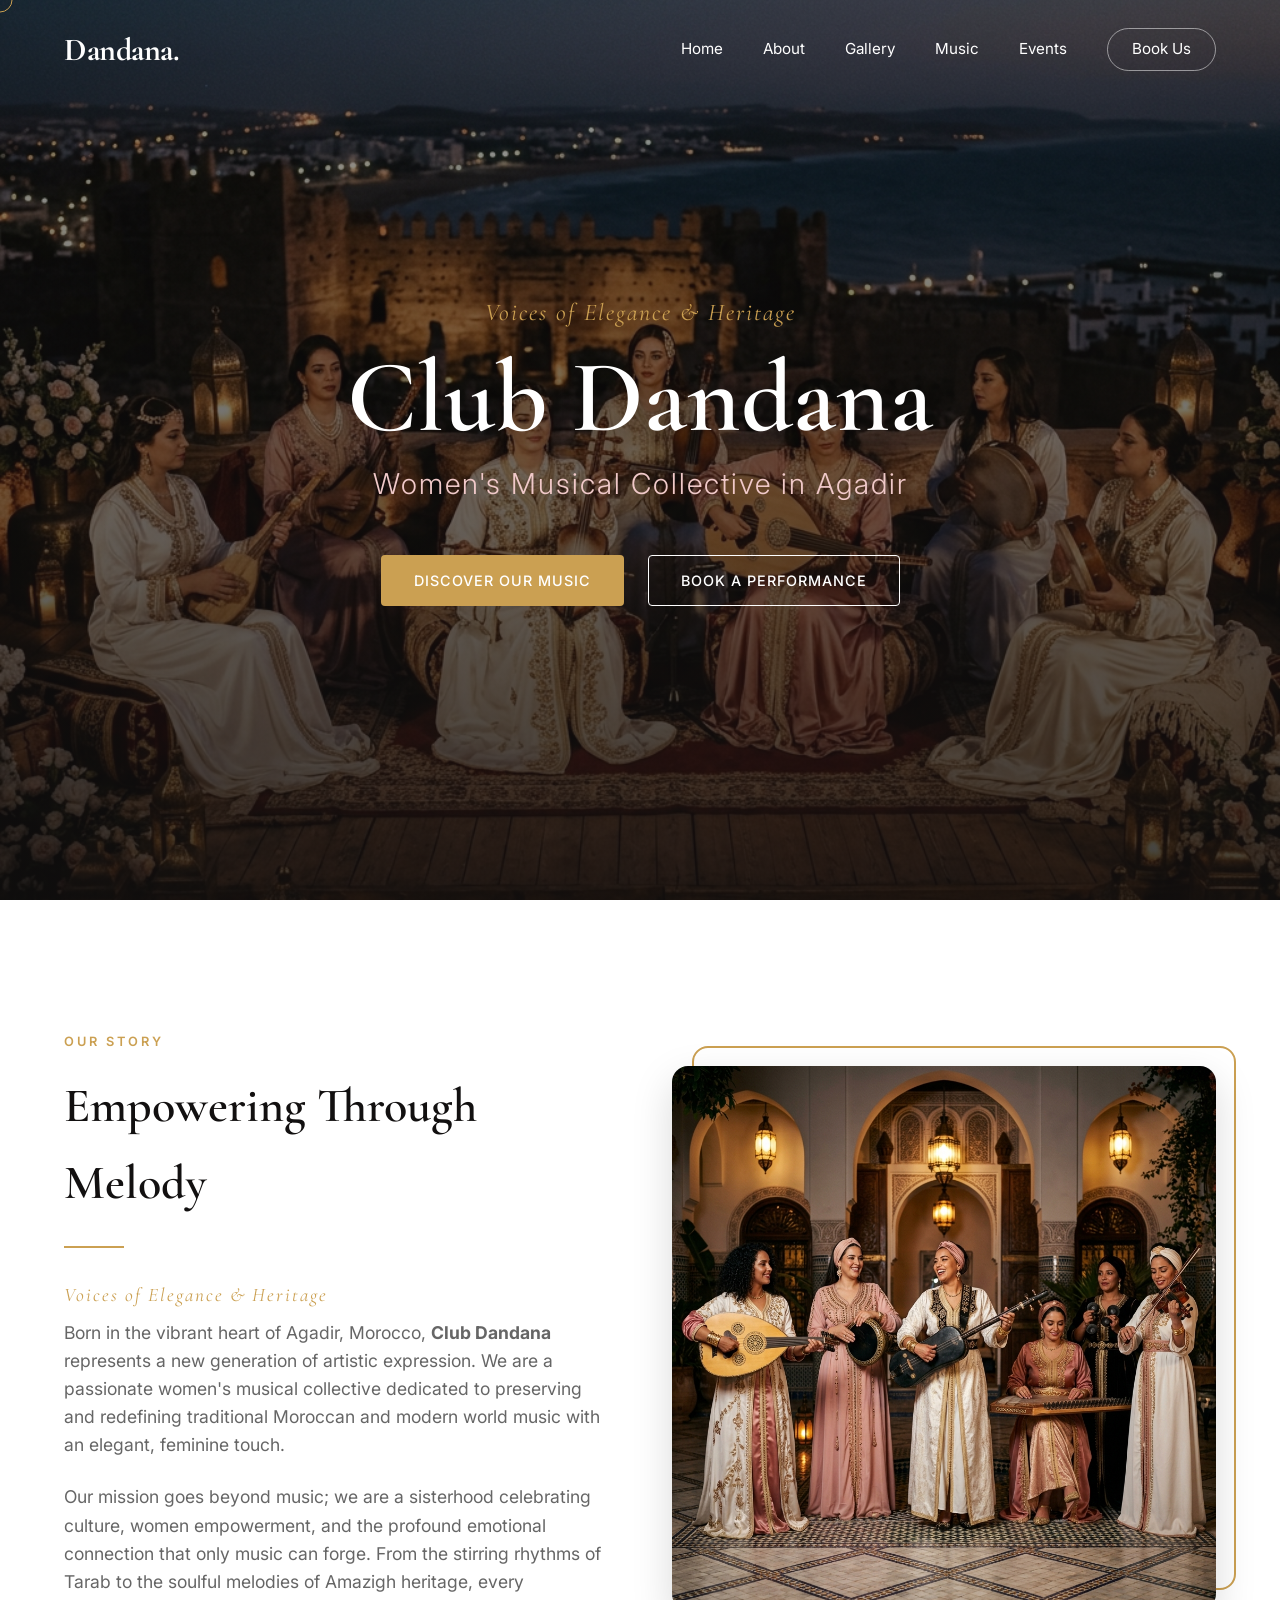
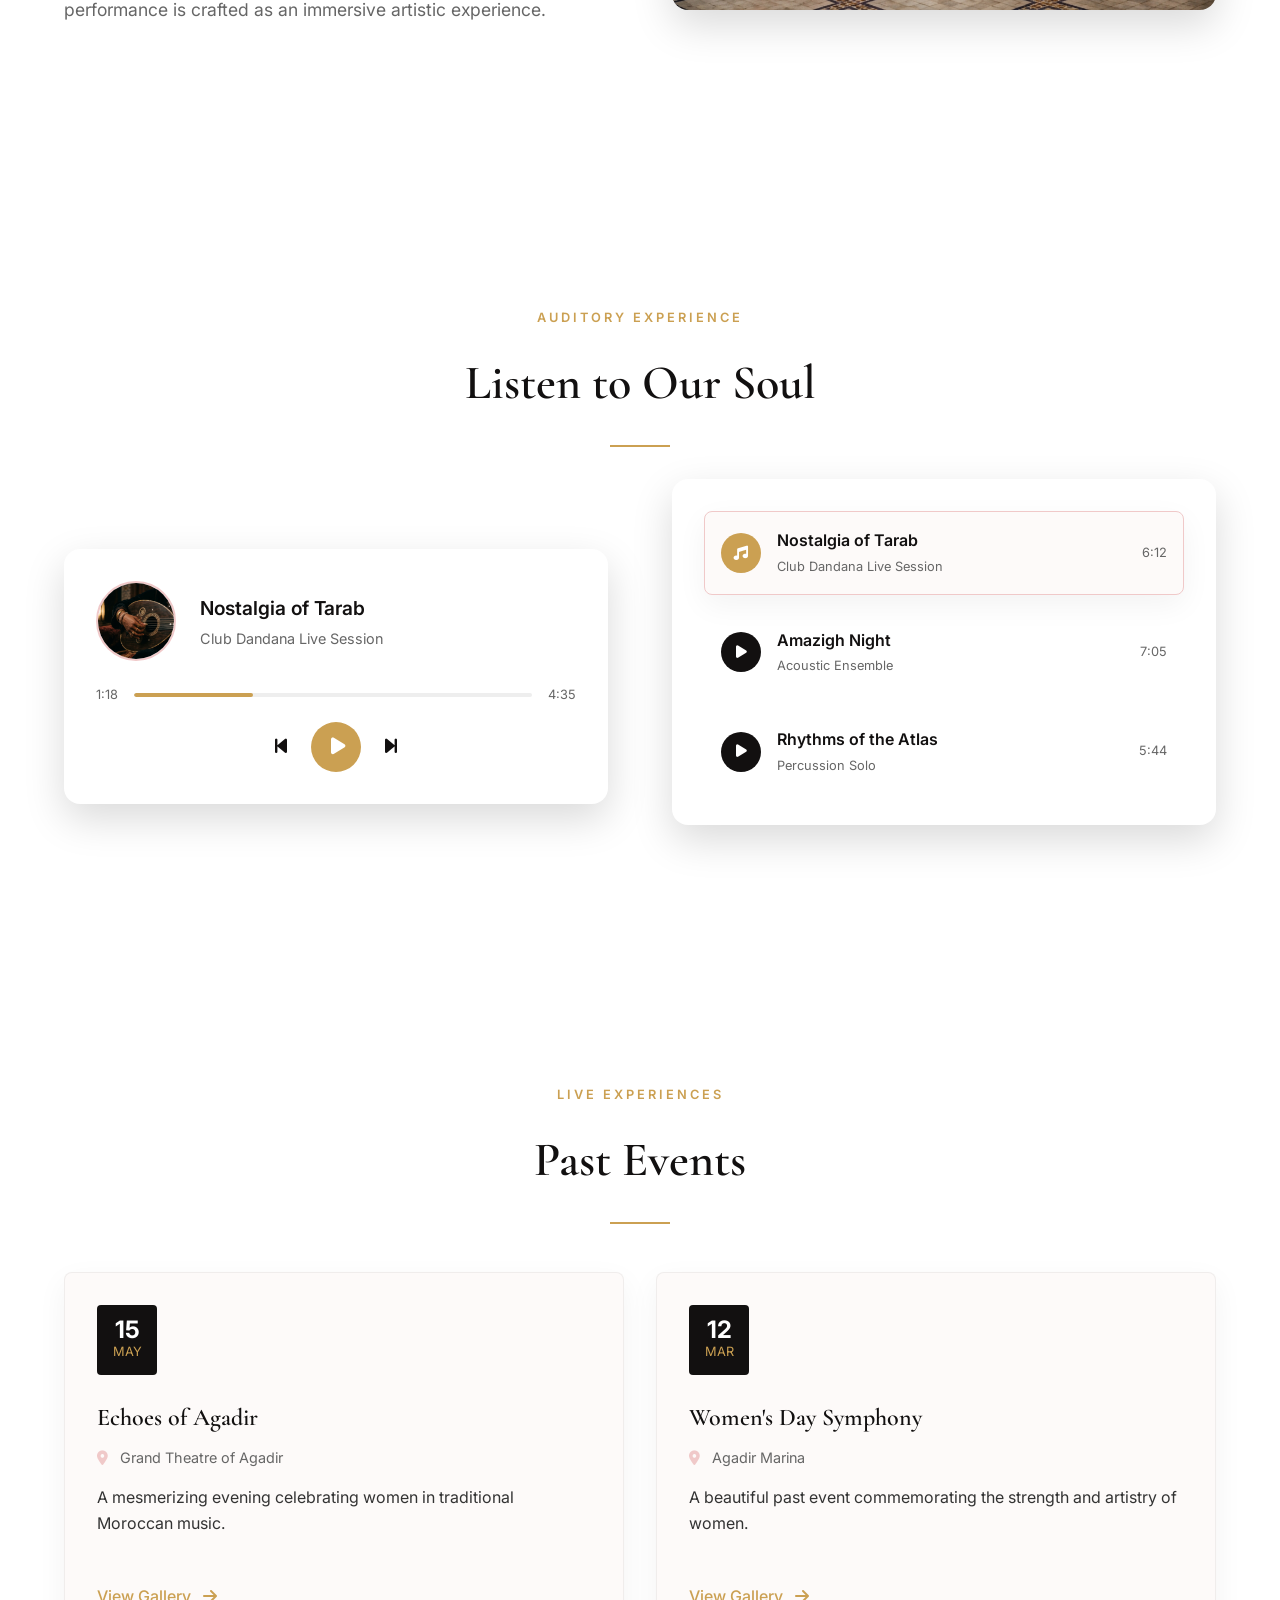
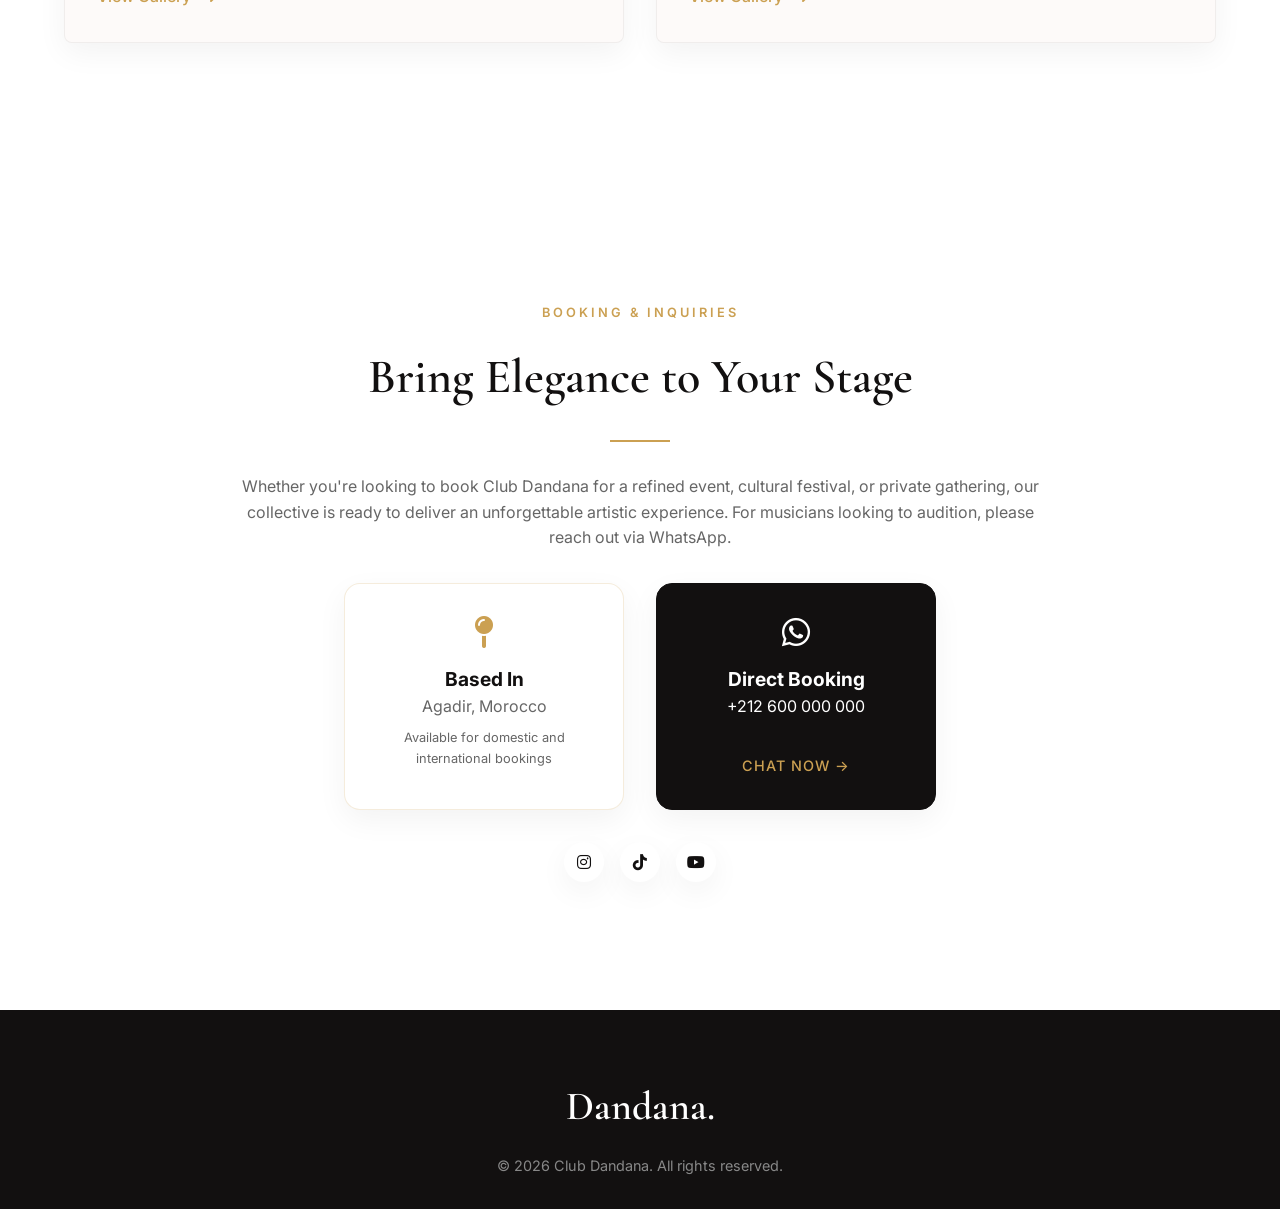
<file: index.html>
<!DOCTYPE html>
<html lang="en">
<head>
    <meta charset="UTF-8">
    <meta name="viewport" content="width=device-width, initial-scale=1.0">
    <meta name="description" content="Club Dandana - A premium women's musical collective in Agadir, Morocco. Experience elegant, emotional, artistic, and empowering musical performances.">
    <title>Club Dandana | Women's Musical Collective Agadir</title>
    <!-- Google Fonts for Typography -->
    <link rel="preconnect" href="https://fonts.googleapis.com">
    <link rel="preconnect" href="https://fonts.gstatic.com" crossorigin>
    <link href="https://fonts.googleapis.com/css2?family=Cormorant+Garamond:wght@400;500;600;700&family=Inter:wght@300;400;500;600&display=swap" rel="stylesheet">
    <!-- FontAwesome for Icons -->
    <link rel="stylesheet" href="https://cdnjs.cloudflare.com/ajax/libs/font-awesome/6.4.0/css/all.min.css">
    <!-- Custom Styles -->
    <link rel="stylesheet" href="styles.css">
</head>
<body>

    <!-- Preloader -->
    <div id="preloader" class="preloader">
        <div class="preloader-content">Dandana.</div>
    </div>

    <!-- Custom Cursor -->
    <div class="custom-cursor" id="custom-cursor"></div>

    <!-- Hidden Audio Elements -->
    <audio id="audio-player-1" src="https://www.soundhelix.com/examples/mp3/SoundHelix-Song-1.mp3" preload="metadata"></audio>
    <audio id="audio-player-2" src="https://www.soundhelix.com/examples/mp3/SoundHelix-Song-2.mp3" preload="metadata"></audio>
    <audio id="audio-player-3" src="https://www.soundhelix.com/examples/mp3/SoundHelix-Song-3.mp3" preload="metadata"></audio>

    <!-- Header & Navigation -->
    <header class="navbar" id="navbar">
        <div class="nav-container">
            <a href="#" class="logo">Dandana.</a>
            <button class="mobile-menu-btn" id="mobile-menu-btn" aria-label="Toggle menu">
                <i class="fas fa-bars"></i>
            </button>
            <nav class="nav-links" id="nav-links">
                <a href="#home">Home</a>
                <a href="#about">About</a>
                <a href="gallery.html">Gallery</a>
                <a href="#music">Music</a>
                <a href="#events">Events</a>
                <a href="#contact" class="btn-nav">Book Us</a>
            </nav>
        </div>
    </header>

    <!-- Home hero section -->
    <section id="home" class="hero">
        <video autoplay muted loop playsinline class="hero-video-bg" poster="assets/hero-bg.png">
            <source src="https://videos.pexels.com/video-files/3195394/3195394-hd_1920_1080_25fps.mp4" type="video/mp4">
        </video>
        <div class="hero-overlay"></div>
        <div class="hero-content fade-in">
            <span class="brand-slogan fade-in">Voices of Elegance & Heritage</span>
            <h1 class="hero-title">Club Dandana</h1>
            <p class="hero-subtitle">Women's Musical Collective in Agadir</p>
            <div class="hero-buttons">
                <a href="#music" class="btn btn-primary">Discover Our Music</a>
                <a href="#contact" class="btn btn-secondary">Book a Performance</a>
            </div>
        </div>
    </section>

    <!-- About Section -->
    <section id="about" class="about section-padding">
        <div class="container auto-grid">
            <div class="about-text slide-up">
                <span class="section-badge">Our Story</span>
                <h2 class="section-title">Empowering Through Melody</h2>
                <span class="brand-slogan" style="font-size:1.2rem;">Voices of Elegance & Heritage</span>
                <p>Born in the vibrant heart of Agadir, Morocco, <strong>Club Dandana</strong> represents a new generation of artistic expression. We are a passionate women's musical collective dedicated to preserving and redefining traditional Moroccan and modern world music with an elegant, feminine touch.</p>
                <p>Our mission goes beyond music; we are a sisterhood celebrating culture, women empowerment, and the profound emotional connection that only music can forge. From the stirring rhythms of Tarab to the soulful melodies of Amazigh heritage, every performance is crafted as an immersive artistic experience.</p>
            </div>
            <div class="about-image-wrapper slide-up" style="transition-delay: 0.2s;">
                <img src="assets/about-img.png" alt="Club Dandana Musicians" class="about-img">
                <div class="image-accent"></div>
            </div>
        </div>
    </section>

    <!-- Lightbox Modal -->
    <div id="lightbox" class="lightbox">
        <span class="lightbox-close">&times;</span>
        <img class="lightbox-content" id="lightbox-img">
    </div>

    <!-- Music Section -->
    <section id="music" class="music section-padding">
        <div class="container text-center relative">
            <span class="section-badge">Auditory Experience</span>
            <h2 class="section-title">Listen to Our Soul</h2>
            <div class="music-layout auto-grid">
                <div class="player-container slide-up w-100 m-0">
                    <div class="track-info">
                        <div class="album-wrapper relative">
                            <img src="assets/gallery-1.png" alt="Album Art" class="album-art" id="current-album-art">
                            <div class="audio-visualizer" id="equalizer">
                                <span></span><span></span><span></span><span></span>
                            </div>
                        </div>
                        <div class="track-details">
                            <h3 class="track-title" id="current-track-title">Nostalgia of Tarab</h3>
                            <p class="track-artist" id="current-track-artist">Club Dandana Live Session</p>
                        </div>
                    </div>
                    <div class="player-controls">
                        <div class="progress-container">
                            <span class="time current-time">1:18</span>
                            <div class="progress-bar">
                                <div class="progress" id="progress-indicator"></div>
                            </div>
                            <span class="time duration" id="current-track-duration">4:35</span>
                        </div>
                        <div class="control-buttons">
                            <button class="ctrl-btn"><i class="fas fa-step-backward"></i></button>
                            <button class="ctrl-btn play-btn"><i class="fas fa-play"></i></button>
                            <button class="ctrl-btn"><i class="fas fa-step-forward"></i></button>
                        </div>
                    </div>
                </div>

                <div class="playlist-container slide-up" style="transition-delay: 0.2s;">
                    <ul class="playlist">
                        <li class="playlist-item active" data-audio-id="audio-player-1" data-src="assets/gallery-1.png" data-title="Nostalgia of Tarab" data-artist="Club Dandana Live Session" data-duration="6:12">
                            <div class="play-icon"><i class="fas fa-music"></i></div>
                            <div class="playlist-info">
                                <h4>Nostalgia of Tarab</h4>
                                <p>Club Dandana Live Session</p>
                            </div>
                            <span class="playlist-duration">6:12</span>
                        </li>
                        <li class="playlist-item" data-audio-id="audio-player-2" data-src="assets/gallery-2.png" data-title="Amazigh Night" data-artist="Acoustic Ensemble" data-duration="7:05">
                            <div class="play-icon"><i class="fas fa-play"></i></div>
                            <div class="playlist-info">
                                <h4>Amazigh Night</h4>
                                <p>Acoustic Ensemble</p>
                            </div>
                            <span class="playlist-duration">7:05</span>
                        </li>
                        <li class="playlist-item" data-audio-id="audio-player-3" data-src="assets/about-img.png" data-title="Rhythms of the Atlas" data-artist="Percussion Solo" data-duration="5:44">
                            <div class="play-icon"><i class="fas fa-play"></i></div>
                            <div class="playlist-info">
                                <h4>Rhythms of the Atlas</h4>
                                <p>Percussion Solo</p>
                            </div>
                            <span class="playlist-duration">5:44</span>
                        </li>
                    </ul>
                </div>
            </div>
        </div>
    </section>

    <!-- Events Section -->
    <section id="events" class="events section-padding bg-light">
        <div class="container text-center">
            <span class="section-badge">Live Experiences</span>
            <h2 class="section-title">Past Events</h2>
            <div class="events-grid">
                <!-- Event Card 1 -->
                <a href="gallery.html#gallery-echoes" class="event-card slide-up past-event-card">
                    <div class="event-date">
                        <span class="day">15</span>
                        <span class="month">MAY</span>
                    </div>
                    <div class="event-details">
                        <h3 class="event-title">Echoes of Agadir</h3>
                        <p class="event-location"><i class="fas fa-map-marker-alt"></i> Grand Theatre of Agadir</p>
                        <p class="event-desc">A mesmerizing evening celebrating women in traditional Moroccan music.</p>
                    </div>
                    <span class="view-gallery-btn">View Gallery <i class="fas fa-arrow-right"></i></span>
                </a>
                <!-- Event Card 2 -->
                <a href="gallery.html#gallery-symphony" class="event-card slide-up past-event-card" style="transition-delay: 0.1s;">
                    <div class="event-date">
                        <span class="day">12</span>
                        <span class="month">MAR</span>
                    </div>
                    <div class="event-details">
                        <h3 class="event-title">Women's Day Symphony</h3>
                        <p class="event-location"><i class="fas fa-map-marker-alt"></i> Agadir Marina</p>
                        <p class="event-desc">A beautiful past event commemorating the strength and artistry of women.</p>
                    </div>
                    <span class="view-gallery-btn">View Gallery <i class="fas fa-arrow-right"></i></span>
                </a>
            </div>
        </div>
    </section>

    <!-- Booking / Contact Section -->
    <section id="contact" class="join-contact section-padding">
        <div class="container text-center">
            <div class="contact-info slide-up mx-auto" style="max-width: 800px;">
                <span class="section-badge">Booking & Inquiries</span>
                <h2 class="section-title">Bring Elegance to Your Stage</h2>
                <p>Whether you're looking to book Club Dandana for a refined event, cultural festival, or private gathering, our collective is ready to deliver an unforgettable artistic experience. For musicians looking to audition, please reach out via WhatsApp.</p>
                
                <div class="contact-cards-container mt-4" style="display:flex; justify-content:center; gap:2rem; flex-wrap:wrap;">
                    <div class="contact-card">
                        <i class="fas fa-map-pin"></i>
                        <strong>Based In</strong>
                        <p>Agadir, Morocco</p>
                        <p style="font-size:0.8rem; color:var(--color-text-muted);">Available for domestic and international bookings</p>
                    </div>
                    <a href="https://wa.me/212600000000" target="_blank" class="contact-card whatsapp-card">
                        <i class="fab fa-whatsapp"></i>
                        <strong>Direct Booking</strong>
                        <p>+212 600 000 000</p>
                        <span class="contact-btn-text">Chat Now &rarr;</span>
                    </a>
                </div>
                
                <div class="social-links justify-center mt-4">
                    <a href="#" class="social-icon"><i class="fab fa-instagram"></i></a>
                    <a href="#" class="social-icon"><i class="fab fa-tiktok"></i></a>
                    <a href="#" class="social-icon"><i class="fab fa-youtube"></i></a>
                </div>
            </div>
        </div>
    </section>

    <!-- Footer -->
    <footer class="footer">
        <div class="container text-center">
            <h2 class="footer-logo">Dandana.</h2>
            <p>&copy; 2026 Club Dandana. All rights reserved.</p>
        </div>
    </footer>

    <!-- Script Connection -->
    <script src="script.js"></script>
</body>
</html>
</file>
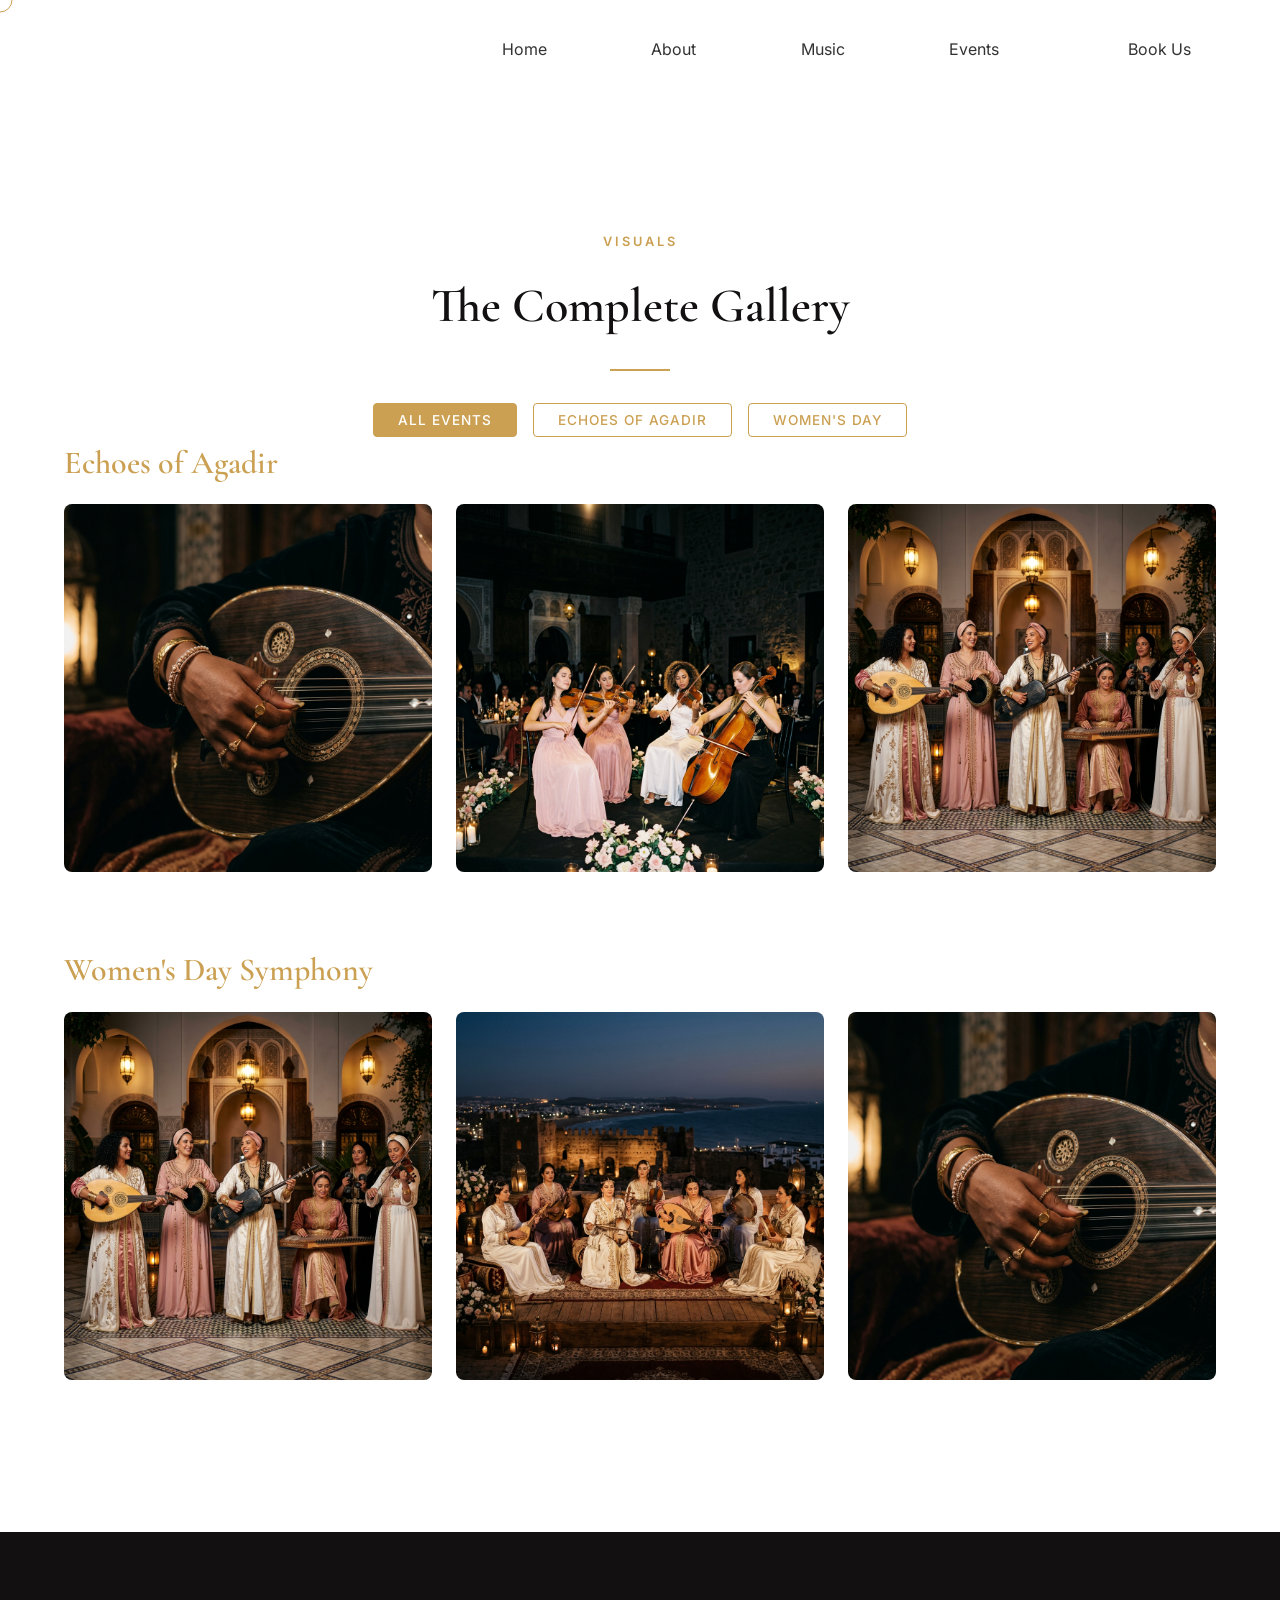
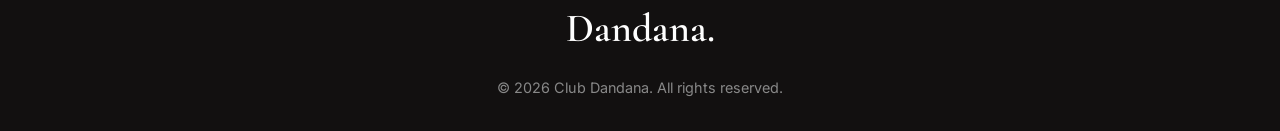
<file: gallery.html>
<!DOCTYPE html>
<html lang="en">
<head>
    <meta charset="UTF-8">
    <meta name="viewport" content="width=device-width, initial-scale=1.0">
    <meta name="description" content="Club Dandana Gallery- View immersive moments of elegant, emotional, artistic, and empowering musical performances.">
    <title>Gallery | Club Dandana</title>
    <!-- Google Fonts for Typography -->
    <link rel="preconnect" href="https://fonts.googleapis.com">
    <link rel="preconnect" href="https://fonts.gstatic.com" crossorigin>
    <link href="https://fonts.googleapis.com/css2?family=Cormorant+Garamond:wght@400;500;600;700&family=Inter:wght@300;400;500;600&display=swap" rel="stylesheet">
    <!-- FontAwesome for Icons -->
    <link rel="stylesheet" href="https://cdnjs.cloudflare.com/ajax/libs/font-awesome/6.4.0/css/all.min.css">
    <!-- Custom Styles -->
    <link rel="stylesheet" href="styles.css">
</head>
<body>

    <!-- Preloader -->
    <div id="preloader" class="preloader">
        <div class="preloader-content">Dandana.</div>
    </div>

    <!-- Custom Cursor -->
    <div class="custom-cursor" id="custom-cursor"></div>

    <!-- Header & Navigation -->
    <header class="navbar scrolled" id="navbar">
        <div class="nav-container">
            <a href="index.html" class="logo">Dandana.</a>
            <button class="mobile-menu-btn" id="mobile-menu-btn" aria-label="Toggle menu">
                <i class="fas fa-bars"></i>
            </button>
           <a href="index.php" class="logo">Dandana.</a>
<a href="index.php#home">Home</a>
<a href="index.php#about">About</a>
<a href="index.php#music">Music</a>
<a href="index.php#events">Events</a>
<a href="index.php#contact" class="btn-nav">Book Us</a>
        </div>
    </header>

    <main class="page-top-padding">
        <!-- Gallery Section -->
        <section id="gallery" class="gallery section-padding bg-light">
            <div class="container text-center">
                <span class="section-badge">Visuals</span>
                <h2 class="section-title">The Complete Gallery</h2>
                
                <div class="gallery-filters mb-4">
                    <button class="btn btn-outline filter-btn active" data-filter="all">All Events</button>
                    <button class="btn btn-outline filter-btn" data-filter="echoes">Echoes of Agadir</button>
                    <button class="btn btn-outline filter-btn" data-filter="symphony">Women's Day</button>
                </div>
                
                <div class="gallery-event-section mb-5" id="gallery-echoes" data-category="echoes">
                    <h3 class="event-gallery-title">Echoes of Agadir</h3>
                    <div class="masonry-grid">
                        <div class="gallery-item masonry-item fade-in">
                            <img src="assets/gallery-1.png" alt="Echoes 1">
                            <div class="gallery-overlay">
                                <i class="fas fa-search-plus"></i>
                                <span class="gallery-caption">Mesmerizing Tarab Solo</span>
                            </div>
                        </div>
                        <div class="gallery-item masonry-item fade-in" style="transition-delay: 0.1s;">
                            <img src="assets/gallery-2.png" alt="Echoes 2">
                            <div class="gallery-overlay">
                                <i class="fas fa-search-plus"></i>
                                <span class="gallery-caption">The Acoustic Ensemble</span>
                            </div>
                        </div>
                        <div class="gallery-item masonry-item fade-in" style="transition-delay: 0.2s;">
                            <img src="assets/about-img.png" alt="Echoes 3">
                            <div class="gallery-overlay">
                                <i class="fas fa-search-plus"></i>
                                <span class="gallery-caption">Rhythms of Heritage</span>
                            </div>
                        </div>
                    </div>
                </div>

                <div class="gallery-event-section" id="gallery-symphony" data-category="symphony">
                    <h3 class="event-gallery-title">Women's Day Symphony</h3>
                    <div class="masonry-grid">
                        <div class="gallery-item masonry-item fade-in">
                            <img src="assets/about-img.png" alt="Symphony 1">
                            <div class="gallery-overlay">
                                <i class="fas fa-search-plus"></i>
                                <span class="gallery-caption">Collective Sisterhood</span>
                            </div>
                        </div>
                        <div class="gallery-item masonry-item fade-in" style="transition-delay: 0.1s;">
                            <img src="assets/hero-bg.png" alt="Symphony 2">
                            <div class="gallery-overlay">
                                <i class="fas fa-search-plus"></i>
                                <span class="gallery-caption">Marina Lights</span>
                            </div>
                        </div>
                        <div class="gallery-item masonry-item fade-in" style="transition-delay: 0.2s;">
                            <img src="assets/gallery-1.png" alt="Symphony 3">
                            <div class="gallery-overlay">
                                <i class="fas fa-search-plus"></i>
                                <span class="gallery-caption">The Elegant Setup</span>
                            </div>
                        </div>
                    </div>
                </div>
            </div>
        </section>
    </main>

    <!-- Lightbox Modal -->
    <div id="lightbox" class="lightbox">
        <span class="lightbox-close">&times;</span>
        <img class="lightbox-content" id="lightbox-img">
    </div>

    <!-- Footer -->
    <footer class="footer">
        <div class="container text-center">
            <h2 class="footer-logo">Dandana.</h2>
            <p>&copy; 2026 Club Dandana. All rights reserved.</p>
        </div>
    </footer>

    <!-- Script Connection -->
    <script src="script.js"></script>
</body>
</html>
</file>
<file: styles.css>
/* =========================================================================
   Club Dandana - Premium Styles
   ========================================================================= */

/* --- Custom Properties & Variables --- */
:root {
    /* Color Palette */
    --color-white: #ffffff;
    --color-off-white: #fdfaf9; /* Extremely subtle warm tone */
    --color-rose: #f0c9c9;     /* Soft pink / rose */
    --color-rose-dark: #e0acac;
    --color-gold: #cba052;     /* Premium gold */
    --color-gold-hover: #b88f45;
    --color-dark: #121010;     /* Deep rich dark */
    --color-dark-gray: #282424;
    --color-text: #333333;
    --color-text-muted: #666666;
    
    /* Typography */
    --font-heading: 'Cormorant Garamond', serif;
    --font-body: 'Inter', sans-serif;
    
    /* Spacing & Layout */
    --section-padding: 8rem 5%;
    --border-radius: 8px;
    --border-radius-lg: 16px;
    
    /* Shadows & Transitions */
    --shadow-soft: 0 10px 30px rgba(0, 0, 0, 0.05);
    --shadow-strong: 0 15px 40px rgba(0, 0, 0, 0.15);
    --transition-fast: 0.3s cubic-bezier(0.25, 0.46, 0.45, 0.94);
    --transition-slow: 0.6s cubic-bezier(0.25, 0.46, 0.45, 0.94);
}

/* --- Base Reset & Globals --- */
* {
    margin: 0;
    padding: 0;
    box-sizing: border-box;
}

html {
    scroll-behavior: smooth;
    font-size: 16px;
}

body {
    font-family: var(--font-body);
    color: var(--color-text);
    background-color: var(--color-white);
    line-height: 1.6;
    overflow-x: hidden;
}

h1, h2, h3, h4, h5, h6, .logo {
    font-family: var(--font-heading);
    color: var(--color-dark);
    font-weight: 600;
}

a {
    text-decoration: none;
    color: inherit;
    transition: var(--transition-fast);
}

img {
    max-width: 100%;
    display: block;
}

ul {
    list-style: none;
}

/* --- Typography Utilities --- */
.text-center { text-align: center; }
.mt-4 { margin-top: 2rem; }
.w-100 { width: 100%; }

.brand-slogan {
    display: block;
    font-family: var(--font-heading);
    color: var(--color-gold);
    font-size: 1.5rem;
    font-style: italic;
    letter-spacing: 2px;
    margin-bottom: 0.5rem;
}

/* --- Layout Utilities --- */
.container {
    max-width: 1200px;
    margin: 0 auto;
}

.section-padding {
    padding: var(--section-padding);
}

.bg-light {
    background-color: var(--color-white);
}

.relative {
    position: relative;
}

.auto-grid {
    display: grid;
    grid-template-columns: repeat(auto-fit, minmax(300px, 1fr));
    gap: 4rem;
    align-items: center;
}

/* --- Components --- */

/* Buttons */
.btn {
    display: inline-block;
    padding: 0.8rem 2rem;
    font-family: var(--font-body);
    font-size: 0.9rem;
    font-weight: 500;
    text-transform: uppercase;
    letter-spacing: 1px;
    border-radius: 4px;
    cursor: pointer;
    border: 1px solid transparent;
    transition: var(--transition-fast);
}

.btn-primary {
    background-color: var(--color-gold);
    color: var(--color-white);
}

.btn-primary:hover {
    background-color: var(--color-gold-hover);
    transform: translateY(-2px);
    box-shadow: var(--shadow-strong);
}

.btn-secondary {
    background-color: transparent;
    border-color: var(--color-white);
    color: var(--color-white);
}

.btn-secondary:hover {
    background-color: var(--color-white);
    color: var(--color-dark);
    transform: translateY(-2px);
}

.btn-outline {
    background-color: transparent;
    border-color: var(--color-gold);
    color: var(--color-gold);
}

.btn-outline:hover {
    background-color: var(--color-gold);
    color: var(--color-white);
    transform: translateY(-2px);
}

/* Section Headings */
.section-badge {
    display: inline-block;
    font-size: 0.8rem;
    text-transform: uppercase;
    letter-spacing: 3px;
    color: var(--color-gold);
    margin-bottom: 1rem;
    font-weight: 600;
}

.section-title {
    font-size: 3rem;
    margin-bottom: 2rem;
    position: relative;
}

.text-center .section-title::after {
    content: '';
    display: block;
    width: 60px;
    height: 2px;
    background-color: var(--color-gold);
    margin: 1.5rem auto 0;
}

.about-text .section-title::after {
    content: '';
    display: block;
    width: 60px;
    height: 2px;
    background-color: var(--color-gold);
    margin: 1.5rem 0 0;
}

/* --- Header / Navbar --- */
.navbar {
    position: fixed;
    top: 0;
    left: 0;
    width: 100%;
    padding: 1.5rem 5%;
    z-index: 1000;
    transition: var(--transition-fast);
    background-color: transparent;
}

.navbar.scrolled {
    background-color: rgba(255, 255, 255, 0.95);
    backdrop-filter: blur(10px);
    padding: 1rem 5%;
    box-shadow: var(--shadow-soft);
}

.navbar.scrolled .logo,
.navbar.scrolled .nav-links a,
.navbar.scrolled .mobile-menu-btn {
    color: var(--color-dark);
}

.nav-container {
    display: flex;
    justify-content: space-between;
    align-items: center;
    max-width: 1200px;
    margin: 0 auto;
}

.logo {
    font-size: 2rem;
    font-weight: 700;
    color: var(--color-white);
    letter-spacing: -0.5px;
}

.nav-links {
    display: flex;
    align-items: center;
    gap: 2.5rem;
}

.nav-links a {
    color: var(--color-white);
    font-size: 0.95rem;
    font-weight: 400;
    position: relative;
}

.nav-links a:not(.btn-nav)::after {
    content: '';
    position: absolute;
    bottom: -5px;
    left: 0;
    width: 0;
    height: 1px;
    background-color: var(--color-gold);
    transition: var(--transition-fast);
}

.nav-links a:not(.btn-nav):hover::after {
    width: 100%;
}

.btn-nav {
    border: 1px solid rgba(255, 255, 255, 0.5);
    padding: 0.5rem 1.5rem;
    border-radius: 30px;
}

.btn-nav:hover {
    background-color: var(--color-white);
    color: var(--color-dark) !important;
}

.navbar.scrolled .btn-nav {
    border-color: var(--color-gold);
    color: var(--color-gold);
}

.navbar.scrolled .btn-nav:hover {
    background-color: var(--color-gold);
    color: var(--color-white) !important;
}

.mobile-menu-btn {
    display: none;
    font-size: 1.5rem;
    color: var(--color-white);
    background: none;
    border: none;
    cursor: pointer;
}

/* --- Hero Section --- */
.hero {
    height: 100vh;
    min-height: 600px;
    position: relative;
    display: flex;
    align-items: center;
    justify-content: center;
    text-align: center;
    overflow: hidden;
}

.hero-video-bg {
    position: absolute;
    top: 50%;
    left: 50%;
    min-width: 100%;
    min-height: 100%;
    width: auto;
    height: auto;
    transform: translate(-50%, -50%);
    object-fit: cover;
    z-index: 0;
}

.hero-overlay {
    position: absolute;
    top: 0;
    left: 0;
    width: 100%;
    height: 100%;
    background: linear-gradient(to bottom, rgba(18, 16, 16, 0.4), rgba(18, 16, 16, 0.8));
    z-index: 1;
}

.hero-content {
    position: relative;
    z-index: 2;
    color: var(--color-white);
    max-width: 800px;
    padding: 0 2rem;
}

.hero-title {
    font-size: clamp(4rem, 8vw, 7rem);
    color: var(--color-white);
    margin-bottom: 0.5rem;
    text-shadow: 0 4px 20px rgba(0,0,0,0.3);
    line-height: 1.1;
}

.hero-subtitle {
    font-size: clamp(1.2rem, 3vw, 1.8rem);
    font-weight: 300;
    letter-spacing: 2px;
    margin-bottom: 3rem;
    color: var(--color-rose);
}

.hero-buttons {
    display: flex;
    gap: 1.5rem;
    justify-content: center;
}

/* --- About Section --- */
.about p {
    margin-bottom: 1.5rem;
    color: var(--color-text-muted);
    font-size: 1.1rem;
}

.about-image-wrapper {
    position: relative;
}

.about-img {
    border-radius: var(--border-radius-lg);
    box-shadow: var(--shadow-strong);
    position: relative;
    z-index: 2;
}

.image-accent {
    position: absolute;
    top: -20px;
    right: -20px;
    width: 100%;
    height: 100%;
    border: 2px solid var(--color-gold);
    border-radius: var(--border-radius-lg);
    z-index: 1;
}

/* --- Gallery Section --- */
.gallery-grid {
    display: grid;
    grid-template-columns: repeat(auto-fill, minmax(250px, 1fr));
    gap: 1.5rem;
    margin-top: 3rem;
}

.gallery-item {
    position: relative;
    border-radius: var(--border-radius);
    overflow: hidden;
    cursor: pointer;
    aspect-ratio: 1 / 1;
}

.gallery-item img {
    width: 100%;
    height: 100%;
    object-fit: cover;
    transition: transform 0.6s ease;
}

.gallery-overlay {
    position: absolute;
    top: 0;
    left: 0;
    width: 100%;
    height: 100%;
    background-color: rgba(203, 160, 82, 0.6);
    display: flex;
    align-items: center;
    justify-content: center;
    opacity: 0;
    transition: var(--transition-fast);
}

.gallery-overlay i {
    color: var(--color-white);
    font-size: 2rem;
    transform: translateY(20px);
    transition: var(--transition-fast);
}

.gallery-item:hover img {
    transform: scale(1.05);
}

.gallery-item:hover .gallery-overlay {
    opacity: 1;
}

.gallery-item:hover .gallery-overlay i {
    transform: translateY(0);
}

/* Lightbox */
.lightbox {
    display: none;
    position: fixed;
    z-index: 2000;
    padding-top: 50px;
    left: 0;
    top: 0;
    width: 100%;
    height: 100%;
    background-color: rgba(18, 16, 16, 0.95);
    backdrop-filter: blur(5px);
}

.lightbox.active {
    display: flex;
    align-items: center;
    justify-content: center;
    animation: fadeIn 0.3s ease;
}

.lightbox-content {
    margin: auto;
    display: block;
    max-width: 90%;
    max-height: 85vh;
    box-shadow: 0 0 50px rgba(0,0,0,0.5);
    border: 2px solid var(--color-gold);
    border-radius: 4px;
}

.lightbox-close {
    position: absolute;
    top: 30px;
    right: 40px;
    color: var(--color-white);
    font-size: 40px;
    font-weight: 300;
    transition: var(--transition-fast);
    cursor: pointer;
}

.lightbox-close:hover {
    color: var(--color-rose);
}

/* --- Music Section --- */
.player-container {
    max-width: 600px;
    margin: 3rem auto 0;
    background-color: var(--color-white);
    border-radius: var(--border-radius-lg);
    padding: 2rem;
    box-shadow: var(--shadow-strong);
    display: flex;
    flex-direction: column;
    gap: 1.5rem;
}

.track-info {
    display: flex;
    align-items: center;
    gap: 1.5rem;
}

.album-art {
    width: 80px;
    height: 80px;
    border-radius: 50%;
    object-fit: cover;
    border: 2px solid var(--color-rose);
    animation: rotate 20s linear infinite;
    animation-play-state: paused;
}

.album-art.playing {
    animation-play-state: running;
}

.track-details {
    text-align: left;
}

.track-title {
    font-family: var(--font-body);
    font-size: 1.2rem;
    margin-bottom: 0.2rem;
}

.track-artist {
    color: var(--color-text-muted);
    font-size: 0.9rem;
}

.player-controls {
    display: flex;
    flex-direction: column;
    gap: 1rem;
}

.progress-container {
    display: flex;
    align-items: center;
    gap: 1rem;
    font-size: 0.8rem;
    color: var(--color-text-muted);
}

.progress-bar {
    flex-grow: 1;
    height: 4px;
    background-color: #eee;
    border-radius: 2px;
    cursor: pointer;
    position: relative;
    overflow: hidden;
}

.progress {
    width: 30%;
    height: 100%;
    background-color: var(--color-gold);
    border-radius: 2px;
    transition: width 0.1s linear;
}

.control-buttons {
    display: flex;
    justify-content: center;
    align-items: center;
    gap: 1.5rem;
}

.ctrl-btn {
    background: none;
    border: none;
    color: var(--color-dark);
    font-size: 1.2rem;
    cursor: pointer;
    transition: var(--transition-fast);
}

.ctrl-btn:hover {
    color: var(--color-gold);
}

.play-btn {
    width: 50px;
    height: 50px;
    border-radius: 50%;
    background-color: var(--color-gold);
    color: var(--color-white);
    display: flex;
    align-items: center;
    justify-content: center;
    font-size: 1.2rem;
    padding-left: 3px; /* visual center for play icon */
}

.play-btn.playing i::before {
    content: "\f04c"; /* pause icon */
}

.play-btn.playing {
    padding-left: 0;
}

.play-btn:hover {
    background-color: var(--color-gold-hover);
    color: var(--color-white);
    transform: scale(1.05);
}

/* --- Events Section --- */
.events-grid {
    display: grid;
    grid-template-columns: repeat(auto-fit, minmax(300px, 1fr));
    gap: 2rem;
    margin-top: 3rem;
}

.event-card {
    background-color: var(--color-off-white);
    border-radius: var(--border-radius);
    padding: 2rem;
    text-align: left;
    box-shadow: var(--shadow-soft);
    border: 1px solid rgba(0,0,0,0.05);
    transition: var(--transition-fast);
    position: relative;
}

.event-card:hover {
    transform: translateY(-5px);
    box-shadow: var(--shadow-strong);
    border-color: var(--color-rose);
}

.event-date {
    display: flex;
    flex-direction: column;
    align-items: center;
    justify-content: center;
    width: 60px;
    height: 70px;
    background-color: var(--color-dark);
    color: var(--color-white);
    border-radius: 4px;
    margin-bottom: 1.5rem;
}

.event-date .day {
    font-size: 1.5rem;
    font-weight: 700;
    line-height: 1;
}

.event-date .month {
    font-size: 0.8rem;
    text-transform: uppercase;
    color: var(--color-gold);
}

.event-title {
    font-size: 1.5rem;
    margin-bottom: 0.5rem;
}

.event-location {
    color: var(--color-text-muted);
    font-size: 0.9rem;
    margin-bottom: 1rem;
}

.event-location i {
    color: var(--color-rose);
    margin-right: 0.5rem;
}

.event-desc {
    font-size: 1rem;
    margin-bottom: 1.5rem;
}

.past-event {
    opacity: 0.7;
    filter: grayscale(0.5);
}

.past-event:hover {
    transform: none;
    box-shadow: var(--shadow-soft);
    border-color: rgba(0,0,0,0.05);
}

.status-badge {
    display: inline-block;
    padding: 0.3rem 1rem;
    background-color: #eee;
    color: #888;
    border-radius: 30px;
    font-size: 0.8rem;
}

/* --- Join/Contact Section --- */
.contact-info p {
    color: var(--color-text-muted);
    margin-bottom: 2rem;
}

.contact-detail {
    display: flex;
    align-items: flex-start;
    gap: 1rem;
    margin-bottom: 1.5rem;
}

.contact-detail i {
    font-size: 1.5rem;
    color: var(--color-gold);
    margin-top: 0.2rem;
}

.contact-detail strong {
    display: block;
    color: var(--color-dark);
    margin-bottom: 0.2rem;
}

.whatsapp-link {
    color: var(--color-text-muted);
    font-weight: 500;
}

.whatsapp-link:hover {
    color: #25D366; /* WhatsApp color */
}

.social-links {
    display: flex;
    gap: 1rem;
}

.social-icon {
    width: 40px;
    height: 40px;
    border-radius: 50%;
    background-color: var(--color-white);
    display: flex;
    align-items: center;
    justify-content: center;
    color: var(--color-dark);
    box-shadow: var(--shadow-soft);
}

.social-icon:hover {
    background-color: var(--color-gold);
    color: var(--color-white);
    transform: translateY(-3px);
}

.form-wrapper {
    background-color: var(--color-white);
    padding: 3rem;
    border-radius: var(--border-radius-lg);
    box-shadow: var(--shadow-strong);
}

.form-group {
    margin-bottom: 1.5rem;
}

.form-group label {
    display: block;
    margin-bottom: 0.5rem;
    font-weight: 500;
    color: var(--color-dark);
}

.form-group input,
.form-group textarea {
    width: 100%;
    padding: 1rem;
    border: 1px solid #ddd;
    border-radius: 4px;
    font-family: var(--font-body);
    font-size: 1rem;
    transition: var(--transition-fast);
    background-color: var(--color-off-white);
}

.form-group input:focus,
.form-group textarea:focus {
    outline: none;
    border-color: var(--color-gold);
    box-shadow: 0 0 0 2px rgba(203, 160, 82, 0.2);
}

/* --- Footer --- */
.footer {
    background-color: var(--color-dark);
    color: var(--color-white);
    padding: 4rem 5% 2rem;
}

.footer-logo {
    color: var(--color-white);
    font-size: 2.5rem;
    margin-bottom: 1rem;
}

.footer p {
    color: #888;
    font-size: 0.9rem;
}

/* --- Animations & Interactions --- */

/* Initial states for scroll animations */
.fade-in {
    opacity: 0;
    transition: opacity var(--transition-slow);
}

.fade-in.visible {
    opacity: 1;
}

.slide-up {
    opacity: 0;
    transform: translateY(40px);
    transition: opacity var(--transition-slow), transform var(--transition-slow);
}

.slide-up.visible {
    opacity: 1;
    transform: translateY(0);
}

@keyframes fadeIn {
    from { opacity: 0; }
    to { opacity: 1; }
}

@keyframes rotate {
    from { transform: rotate(0deg); }
    to { transform: rotate(360deg); }
}

/* --- New Additions --- */
.mb-5 { margin-bottom: 3rem; }
.justify-center { justify-content: center; }
.mx-auto { margin-left: auto; margin-right: auto; }
.event-gallery-title { font-size: 2rem; margin-bottom: 1rem; color: var(--color-gold); font-family: var(--font-heading); text-align: left;}

/* --- Equalizer --- */
.album-wrapper {
    position: relative;
    display: inline-block;
}
.audio-visualizer {
    position: absolute;
    bottom: 5px;
    left: 50%;
    transform: translateX(-50%);
    display: flex;
    gap: 3px;
    align-items: flex-end;
    height: 25px;
    opacity: 0;
    transition: opacity var(--transition-fast);
    z-index: 5;
    background: rgba(18, 16, 16, 0.6);
    padding: 4px 8px;
    border-radius: 8px;
    backdrop-filter: blur(4px);
}
.audio-visualizer.playing {
    opacity: 1;
}
.audio-visualizer span {
    display: block;
    width: 3px;
    background-color: var(--color-gold);
    border-radius: 2px;
    animation: eqBounce 0.8s infinite alternate ease-in-out;
}
.audio-visualizer span:nth-child(1) { animation-delay: 0.1s; height: 10px; }
.audio-visualizer span:nth-child(2) { animation-delay: 0.3s; height: 20px; }
.audio-visualizer span:nth-child(3) { animation-delay: 0.2s; height: 15px; }
.audio-visualizer span:nth-child(4) { animation-delay: 0.4s; height: 12px; }

@keyframes eqBounce {
    0% { height: 4px; }
    100% { height: 20px; }
}

/* Playlist Styles */
.playlist-container {
    background-color: var(--color-white);
    border-radius: var(--border-radius-lg);
    padding: 2rem;
    box-shadow: var(--shadow-strong);
}

.playlist {
    display: flex;
    flex-direction: column;
    gap: 1rem;
    text-align: left;
}

.playlist-item {
    display: flex;
    align-items: center;
    gap: 1rem;
    padding: 1rem;
    border-radius: var(--border-radius);
    cursor: pointer;
    transition: var(--transition-fast);
    border: 1px solid transparent;
}

.playlist-item:hover {
    background-color: var(--color-off-white);
}

.playlist-item.active {
    background-color: var(--color-off-white);
    border-color: var(--color-rose);
    box-shadow: var(--shadow-soft);
}

.play-icon {
    width: 40px;
    height: 40px;
    border-radius: 50%;
    background-color: var(--color-dark);
    color: var(--color-white);
    display: flex;
    align-items: center;
    justify-content: center;
    font-size: 0.9rem;
}

.playlist-item.active .play-icon {
    background-color: var(--color-gold);
}

.playlist-info h4 {
    font-family: var(--font-body);
    font-size: 1rem;
    margin-bottom: 0.2rem;
    color: var(--color-dark);
    font-weight: 600;
}

.playlist-info p {
    font-size: 0.8rem;
    color: var(--color-text-muted);
}

.playlist-duration {
    margin-left: auto;
    font-size: 0.8rem;
    color: var(--color-text-muted);
}

.view-gallery-btn {
    display: inline-block;
    margin-top: 1.5rem;
    font-weight: 500;
    color: var(--color-gold);
    transition: var(--transition-fast);
}

.event-card:hover .view-gallery-btn {
    color: var(--color-gold-hover);
}

.view-gallery-btn i {
    margin-left: 0.5rem;
    transition: transform var(--transition-fast);
}

.event-card:hover .view-gallery-btn i {
    transform: translateX(5px);
}

/* --- Gallery Enhancements --- */
.gallery-filters {
    display: flex;
    justify-content: center;
    gap: 1rem;
    flex-wrap: wrap;
}
.gallery-filters .btn {
    padding: 0.5rem 1.5rem;
    font-size: 0.85rem;
}
.gallery-filters .btn.active {
    background-color: var(--color-gold);
    color: var(--color-white);
}
.gallery-caption {
    position: absolute;
    bottom: -30px;
    left: 0;
    width: 100%;
    text-align: center;
    color: var(--color-white);
    font-size: 0.9rem;
    font-family: var(--font-heading);
    letter-spacing: 1px;
    opacity: 0;
    transition: bottom var(--transition-fast), opacity var(--transition-fast);
}
.gallery-item:hover .gallery-caption {
    bottom: 20px;
    opacity: 1;
}

/* --- Preloader --- */
.preloader {
    position: fixed;
    top: 0;
    left: 0;
    width: 100%;
    height: 100%;
    background-color: var(--color-dark);
    z-index: 9999;
    display: flex;
    align-items: center;
    justify-content: center;
    transition: opacity 0.8s ease, visibility 0.8s;
}
.preloader.hidden {
    opacity: 0;
    visibility: hidden;
}
.preloader-content {
    font-family: var(--font-heading);
    font-size: 4rem;
    color: var(--color-gold);
    animation: goldPulse 1.5s infinite;
}
@keyframes goldPulse {
    0% { opacity: 0.6; transform: scale(0.95); }
    50% { opacity: 1; transform: scale(1.05); }
    100% { opacity: 0.6; transform: scale(0.95); }
}

/* --- Custom Cursor --- */
body, a, button, .playlist-item, .gallery-item {
    cursor: none !important;
}
.custom-cursor {
    position: fixed;
    top: 0;
    left: 0;
    width: 25px;
    height: 25px;
    border: 1.5px solid var(--color-gold);
    border-radius: 50%;
    pointer-events: none;
    transform: translate(-50%, -50%);
    transition: width 0.25s ease, height 0.25s ease, background-color 0.25s ease;
    z-index: 10000;
}
.custom-cursor.hovering {
    width: 50px;
    height: 50px;
    background-color: rgba(203, 160, 82, 0.1);
    backdrop-filter: blur(2px);
}

/* --- Parallax & Structure --- */
.page-top-padding {
    padding-top: 100px;
}
.hero {
    background-attachment: fixed;
    background-position: center top;
    background-size: cover;
    will-change: transform;
}

/* --- Masonry Layout --- */
.masonry-grid {
    column-count: 3;
    column-gap: 1.5rem;
}
.masonry-item {
    break-inside: avoid;
    margin-bottom: 1.5rem;
    display: block;
}

/* --- Contact & Booking Cards --- */
.contact-card {
    background-color: var(--color-white);
    border: 1px solid rgba(203, 160, 82, 0.2);
    padding: 2rem;
    border-radius: var(--border-radius-lg);
    width: 280px;
    box-shadow: var(--shadow-soft);
    display: flex;
    flex-direction: column;
    align-items: center;
    transition: var(--transition-fast);
}
.contact-card i {
    font-size: 2rem;
    color: var(--color-gold);
    margin-bottom: 1rem;
}
.contact-card strong {
    font-size: 1.2rem;
    color: var(--color-dark);
}
.contact-card p {
    color: var(--color-text-muted);
    margin-bottom: 0.5rem;
}

.whatsapp-card {
    background-color: var(--color-dark);
    border-color: var(--color-dark);
    cursor: none !important;
}
.whatsapp-card i {
    color: var(--color-white);
}
.whatsapp-card strong, .whatsapp-card p {
    color: var(--color-white);
}
.contact-btn-text {
    margin-top: auto;
    font-size: 0.9rem;
    color: var(--color-gold);
    text-transform: uppercase;
    letter-spacing: 1px;
    font-weight: 500;
}
.whatsapp-card:hover {
    transform: translateY(-5px);
    box-shadow: 0 15px 30px rgba(203, 160, 82, 0.2);
    border-color: var(--color-gold);
}

/* --- Responsive Media Queries --- */
@media (max-width: 992px) {
    .hero-title {
        font-size: 4rem;
    }
    .section-title {
        font-size: 2.5rem;
    }
}

@media (max-width: 768px) {
    body, a, button, .playlist-item, .gallery-item {
        cursor: auto !important;
    }
    .custom-cursor {
        display: none !important;
    }
    .masonry-grid {
        column-count: 2;
    }
    .nav-links {
        position: fixed;
        top: 0;
        right: -100%;
        width: 70%;
        height: 100vh;
        background-color: var(--color-dark);
        flex-direction: column;
        justify-content: center;
        transition: var(--transition-slow);
    }
    
    .nav-links.active {
        right: 0;
    }
    
    .nav-links a {
        font-size: 1.5rem;
    }
    
    .btn-nav {
        border-color: var(--color-gold);
        color: var(--color-gold) !important;
    }
    
    .mobile-menu-btn {
        display: block;
        z-index: 1001;
    }
    
    .navbar.scrolled .mobile-menu-btn {
        color: var(--color-dark);
    }
    
    .mobile-menu-btn.active {
        color: var(--color-white);
    }
    
    .hero-title {
        font-size: 3rem;
    }
    
    .hero-buttons {
        flex-direction: column;
    }
    
    .form-wrapper {
        padding: 2rem;
    }
}

@media (max-width: 480px) {
    .masonry-grid {
        column-count: 1;
    }
}
</file>
